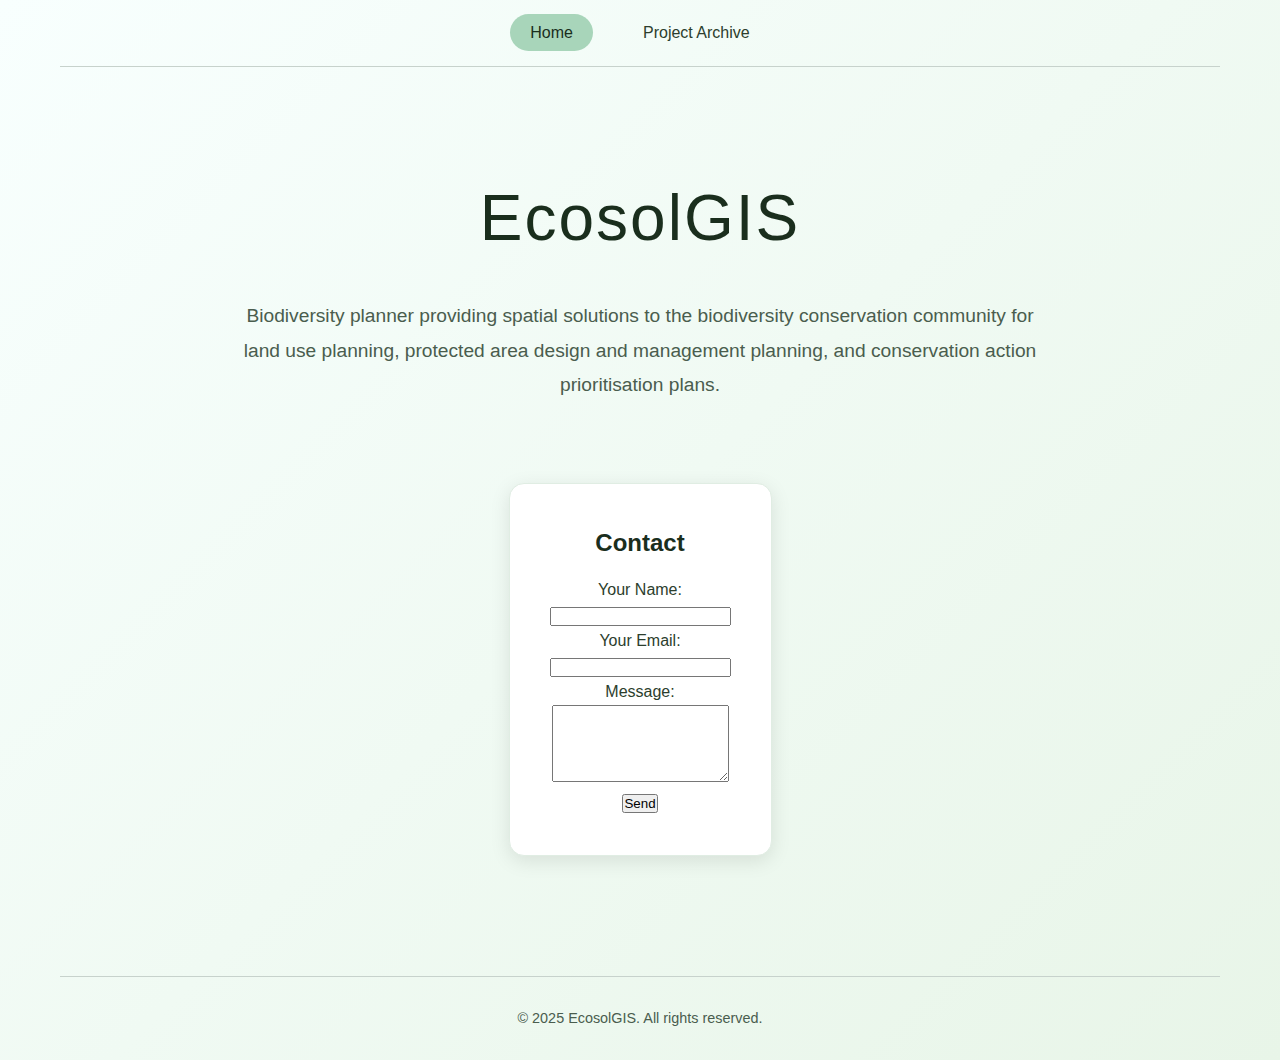
<file: index.html>
<!DOCTYPE html>
<html lang="en">
<head>
    <meta charset="UTF-8">
    <meta name="viewport" content="width=device-width, initial-scale=1.0">
    <title>EcosolGIS - Biodiversity Planning Solutions</title>
    <link rel="stylesheet" href="style.css">
</head>
<body>
    <div class="container">
        <header>
            <nav>
                <ul>
                    <li><a href="index.html" class="active">Home</a></li>
                    <li><a href="archive.html">Project Archive</a></li>
                </ul>
            </nav>
        </header>

        <main class="home-content">
            <div class="hero-section">
                <h1 class="company-title">EcosolGIS</h1>
                <p class="business-description">
                    Biodiversity planner providing spatial solutions to the biodiversity conservation community for land use planning, protected area design and management planning, and conservation action prioritisation plans.
                </p>
            </div>

            <div class="contact-section">
                <h2 class="contact-label">Contact</h2>
                <form name="contact" method="POST" data-netlify="true" netlify-honeypot="bot-field">
                    <input type="hidden" name="form-name" value="contact">
                    
                    <!-- Honeypot field (invisible to humans) -->
                    <p hidden>
                      <label>Don’t fill this out: <input name="bot-field" /></label>
                    </p>
                    
                    <p>
                      <label>Your Name:<br>
                      <input type="text" name="name" required></label>
                    </p>
                    
                    <p>
                      <label>Your Email:<br>
                      <input type="email" name="email" required></label>
                    </p>
                    
                    <p>
                      <label>Message:<br>
                      <textarea name="message" rows="5" required></textarea></label>
                    </p>
                    
                    <p><button type="submit">Send</button></p>
                  </form>
            </div>
        </main>

        <footer>
            <p>&copy; 2025 EcosolGIS. All rights reserved.</p>
        </footer>
    </div>
</body>
</html>
</file>
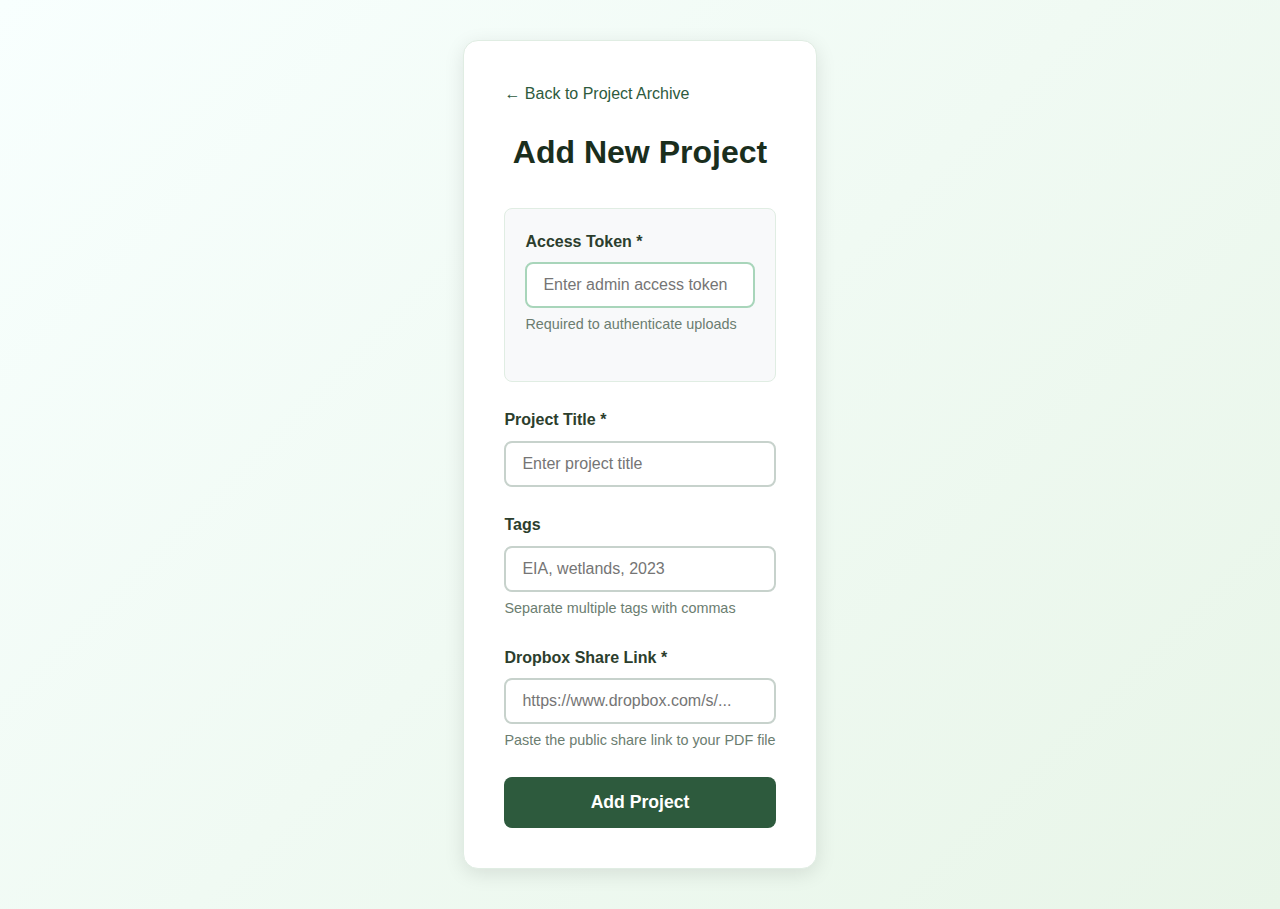
<file: admin.html>
<!DOCTYPE html>
<html lang="en">
<head>
    <meta charset="UTF-8">
    <meta name="viewport" content="width=device-width, initial-scale=1.0">
    <title>Admin Panel - EcosolGIS</title>
    <link rel="stylesheet" href="style.css">
    <style>
        .admin-container {
            max-width: 600px;
            margin: 40px auto;
            padding: 40px;
            background: white;
            border-radius: 15px;
            box-shadow: 0 5px 20px rgba(0, 0, 0, 0.1);
            border: 1px solid #e0ede3;
        }
        
        .admin-title {
            font-size: 2rem;
            color: #1a2e1d;
            margin-bottom: 30px;
            text-align: center;
        }
        
        .form-group {
            margin-bottom: 25px;
        }
        
        .form-label {
            display: block;
            font-weight: 600;
            color: #2c3e2d;
            margin-bottom: 8px;
        }
        
        .form-input {
            width: 100%;
            padding: 12px 16px;
            font-size: 1rem;
            border: 2px solid #c7d2cc;
            border-radius: 8px;
            background: white;
            color: #2c3e2d;
            transition: border-color 0.3s ease;
            font-family: 'Helvetica', 'Helvetica Neue', Arial, sans-serif;
        }
        
        .form-input:focus {
            outline: none;
            border-color: #a8d5ba;
        }
        
        .form-textarea {
            min-height: 80px;
            resize: vertical;
        }
        
        .form-help {
            font-size: 0.9rem;
            color: #6b7d70;
            margin-top: 5px;
        }
        
        .token-group {
            background: #f8f9fa;
            padding: 20px;
            border-radius: 8px;
            border: 1px solid #e0ede3;
            margin-bottom: 25px;
        }
        
        .submit-btn {
            width: 100%;
            padding: 15px;
            background: #2d5a3d;
            color: white;
            border: none;
            border-radius: 8px;
            font-size: 1.1rem;
            font-weight: 600;
            cursor: pointer;
            transition: background 0.3s ease;
            font-family: 'Helvetica', 'Helvetica Neue', Arial, sans-serif;
        }
        
        .submit-btn:hover {
            background: #1a2e1d;
        }
        
        .submit-btn:disabled {
            background: #8a9d8f;
            cursor: not-allowed;
        }
        
        .message {
            padding: 15px;
            border-radius: 8px;
            margin-bottom: 20px;
            font-weight: 500;
        }
        
        .message.success {
            background: #e8f5e8;
            color: #2d5a3d;
            border: 1px solid #a8d5ba;
        }
        
        .message.error {
            background: #ffeef0;
            color: #8b2635;
            border: 1px solid #f5c2c7;
        }
        
        .message.hidden {
            display: none;
        }
        
        .back-link {
            display: inline-block;
            margin-bottom: 20px;
            color: #2d5a3d;
            text-decoration: none;
            font-weight: 500;
        }
        
        .back-link:hover {
            color: #1a2e1d;
        }
    </style>
</head>
<body>
    <div class="container">
        <div class="admin-container">
            <a href="archive.html" class="back-link">← Back to Project Archive</a>
            
            <h1 class="admin-title">Add New Project</h1>
            
            <div id="message" class="message hidden"></div>
            
            <form id="projectForm">
                <div class="token-group">
                    <div class="form-group">
                        <label for="token" class="form-label">Access Token *</label>
                        <input 
                            type="password" 
                            id="token" 
                            name="token" 
                            class="form-input" 
                            placeholder="Enter admin access token"
                            required
                        >
                        <div class="form-help">Required to authenticate uploads</div>
                    </div>
                </div>
                
                <div class="form-group">
                    <label for="title" class="form-label">Project Title *</label>
                    <input 
                        type="text" 
                        id="title" 
                        name="title" 
                        class="form-input" 
                        placeholder="Enter project title"
                        required
                    >
                </div>
                
                <div class="form-group">
                    <label for="tags" class="form-label">Tags</label>
                    <input 
                        type="text" 
                        id="tags" 
                        name="tags" 
                        class="form-input" 
                        placeholder="EIA, wetlands, 2023"
                    >
                    <div class="form-help">Separate multiple tags with commas</div>
                </div>
                
                <div class="form-group">
                    <label for="file" class="form-label">Dropbox Share Link *</label>
                    <input 
                        type="url" 
                        id="file" 
                        name="file" 
                        class="form-input" 
                        placeholder="https://www.dropbox.com/s/..."
                        required
                    >
                    <div class="form-help">Paste the public share link to your PDF file</div>
                </div>
                
                <button type="submit" id="submitBtn" class="submit-btn">
                    Add Project
                </button>
            </form>
        </div>
    </div>
    
    <script src="admin.js"></script>
</body>
</html>
</file>
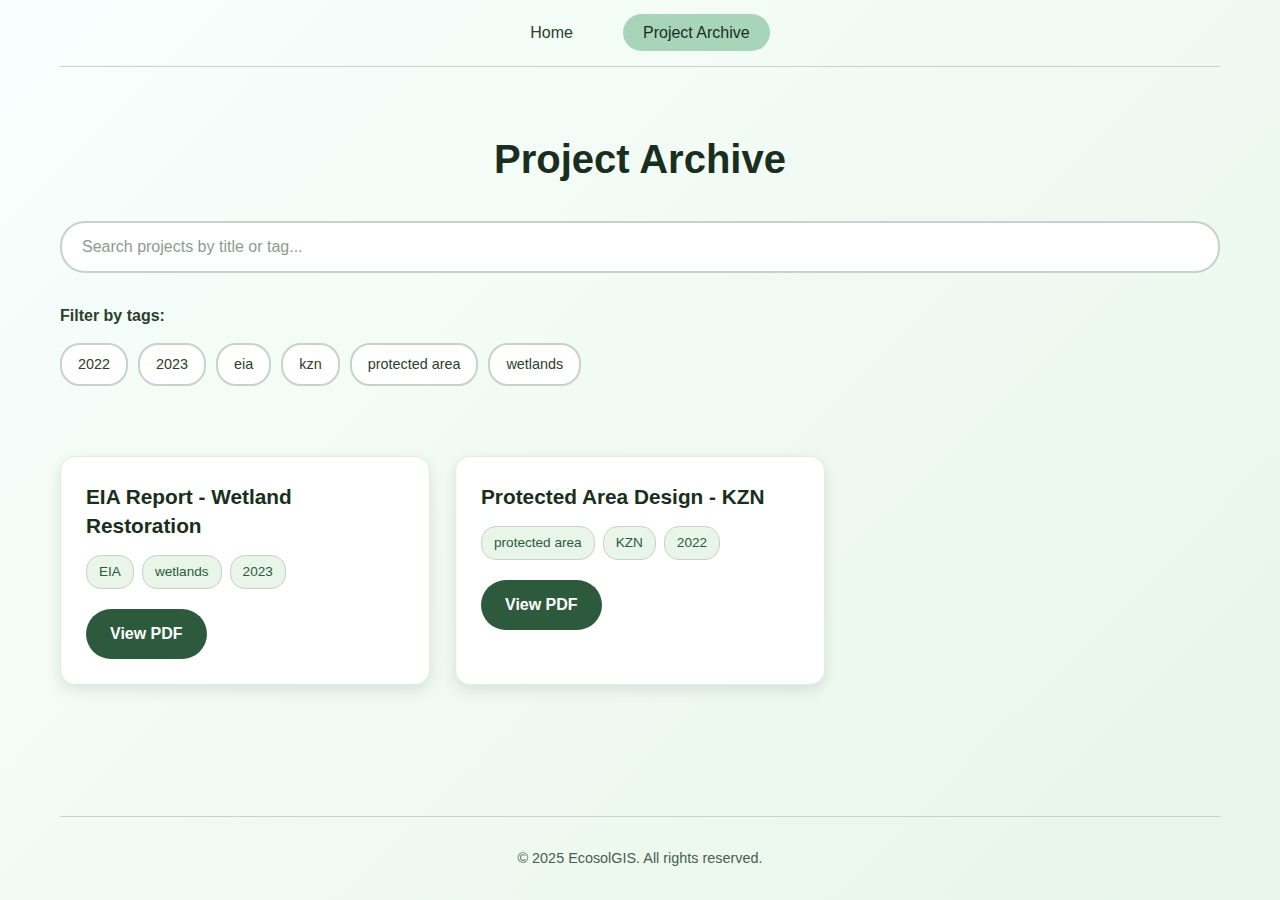
<file: archive.html>
<!DOCTYPE html>
<html lang="en">
<head>
    <meta charset="UTF-8">
    <meta name="viewport" content="width=device-width, initial-scale=1.0">
    <title>Project Archive - EcosolGIS</title>
    <link rel="stylesheet" href="style.css">
</head>
<body>
    <div class="container">
        <header>
            <nav>
                <ul>
                    <li><a href="index.html">Home</a></li>
                    <li><a href="archive.html" class="active">Project Archive</a></li>
                </ul>
            </nav>
        </header>

        <main class="archive-content">
            <div class="archive-header">
                <h1>Project Archive</h1>
                
                <!-- Search Bar -->
                <div class="search-container">
                    <input type="text" id="searchInput" placeholder="Search projects by title or tag..." class="search-input">
                </div>

                <!-- Tag Filter Bar -->
                <div class="tag-filter-container">
                    <div class="tag-filter-label">Filter by tags:</div>
                    <div id="tagFilters" class="tag-filters">
                        <!-- Tags will be dynamically loaded here -->
                    </div>
                </div>
            </div>

            <!-- Projects Container -->
            <div id="projectsContainer" class="projects-container">
                <!-- Project cards will be dynamically loaded here -->
            </div>

            <!-- Loading State -->
            <div id="loadingState" class="loading-state">
                Loading projects...
            </div>

            <!-- Empty State -->
            <div id="emptyState" class="empty-state" style="display: none;">
                <p>No projects found matching your search criteria.</p>
            </div>

            <!-- Error State -->
            <div id="errorState" class="error-state" style="display: none;">
                <p>Error loading projects. Please try again later.</p>
            </div>
        </main>

        <footer>
            <p>&copy; 2025 EcosolGIS. All rights reserved.</p>
        </footer>
    </div>

    <script src="script.js"></script>
</body>
</html>
</file>
<file: style.css>
/* Reset and Base Styles */
* {
    margin: 0;
    padding: 0;
    box-sizing: border-box;
}

body {
    font-family: 'Segoe UI', Tahoma, Geneva, Verdana, sans-serif;
    line-height: 1.6;
    color: #2c3e2d;
    background: linear-gradient(135deg, #f8fffe 0%, #e8f5e8 100%);
    min-height: 100vh;
}

.container {
    max-width: 1200px;
    margin: 0 auto;
    padding: 0 20px;
    min-height: 100vh;
    display: flex;
    flex-direction: column;
}

/* Header and Navigation */
header {
    padding: 20px 0;
    border-bottom: 1px solid #c7d2cc;
    margin-bottom: 40px;
}

nav ul {
    list-style: none;
    display: flex;
    gap: 30px;
    justify-content: center;
}

nav a {
    text-decoration: none;
    color: #2c3e2d;
    font-weight: 500;
    padding: 10px 20px;
    border-radius: 25px;
    transition: all 0.3s ease;
}

nav a:hover,
nav a.active {
    background: #a8d5ba;
    color: #1a2e1d;
}

/* Main Content */
main {
    flex: 1;
    display: flex;
    flex-direction: column;
}

/* Home Page Styles */
.home-content {
    justify-content: center;
    align-items: center;
    text-align: center;
    padding: 60px 0;
}

.hero-section {
    margin-bottom: 80px;
}

.company-title {
    font-size: 4rem;
    font-weight: 300;
    color: #1a2e1d;
    margin-bottom: 30px;
    letter-spacing: 2px;
}

.business-description {
    font-size: 1.2rem;
    color: #4a5d4e;
    max-width: 800px;
    margin: 0 auto;
    line-height: 1.8;
}

.contact-section {
    padding: 40px;
    background: white;
    border-radius: 15px;
    box-shadow: 0 5px 20px rgba(0, 0, 0, 0.1);
    border: 1px solid #e0ede3;
}

.contact-label {
    font-size: 1.5rem;
    font-weight: 600;
    color: #1a2e1d;
    margin-bottom: 15px;
}

.contact-info a {
    color: #2d5a3d;
    text-decoration: none;
    font-size: 1.1rem;
    font-weight: 500;
    transition: color 0.3s ease;
}

.contact-info a:hover {
    color: #1a2e1d;
}

/* Archive Page Styles */
.archive-content {
    padding: 20px 0;
}

.archive-header {
    margin-bottom: 40px;
}

.archive-header h1 {
    font-size: 2.5rem;
    color: #1a2e1d;
    margin-bottom: 30px;
    text-align: center;
}

/* Search Container */
.search-container {
    margin-bottom: 30px;
}

.search-input {
    width: 100%;
    padding: 15px 20px;
    font-size: 1rem;
    border: 2px solid #c7d2cc;
    border-radius: 25px;
    background: white;
    color: #2c3e2d;
    transition: border-color 0.3s ease;
}

.search-input:focus {
    outline: none;
    border-color: #a8d5ba;
}

.search-input::placeholder {
    color: #8a9d8f;
}

/* Tag Filter Container */
.tag-filter-container {
    margin-bottom: 30px;
}

.tag-filter-label {
    font-weight: 600;
    color: #2c3e2d;
    margin-bottom: 15px;
}

.tag-filters {
    display: flex;
    flex-wrap: wrap;
    gap: 10px;
}

.tag-filter {
    padding: 8px 16px;
    background: white;
    border: 2px solid #c7d2cc;
    border-radius: 20px;
    color: #2c3e2d;
    cursor: pointer;
    font-size: 0.9rem;
    transition: all 0.3s ease;
    user-select: none;
}

.tag-filter:hover {
    background: #f0f7f2;
    border-color: #a8d5ba;
}

.tag-filter.active {
    background: #a8d5ba;
    border-color: #86c29a;
    color: #1a2e1d;
    font-weight: 600;
}

/* Projects Container */
.projects-container {
    display: grid;
    grid-template-columns: repeat(auto-fill, minmax(350px, 1fr));
    gap: 25px;
    margin-bottom: 40px;
}

/* Project Card */
.project-card {
    background: white;
    border-radius: 15px;
    padding: 25px;
    box-shadow: 0 5px 15px rgba(0, 0, 0, 0.1);
    border: 1px solid #e0ede3;
    transition: transform 0.3s ease, box-shadow 0.3s ease;
}

.project-card:hover {
    transform: translateY(-5px);
    box-shadow: 0 8px 25px rgba(0, 0, 0, 0.15);
}

.project-title {
    font-size: 1.3rem;
    font-weight: 600;
    color: #1a2e1d;
    margin-bottom: 15px;
    line-height: 1.4;
}

.project-tags {
    display: flex;
    flex-wrap: wrap;
    gap: 8px;
    margin-bottom: 20px;
}

.project-tag {
    padding: 5px 12px;
    background: #e8f5e8;
    color: #2d5a3d;
    border-radius: 15px;
    font-size: 0.85rem;
    font-weight: 500;
    border: 1px solid #c7d2cc;
}

.view-pdf-btn {
    display: inline-block;
    padding: 12px 24px;
    background: #2d5a3d;
    color: white;
    text-decoration: none;
    border-radius: 25px;
    font-weight: 600;
    transition: background 0.3s ease, transform 0.2s ease;
    border: none;
    cursor: pointer;
}

.view-pdf-btn:hover {
    background: #1a2e1d;
    transform: translateY(-2px);
}

/* State Messages */
.loading-state,
.empty-state,
.error-state {
    text-align: center;
    padding: 60px 20px;
    color: #4a5d4e;
    font-size: 1.1rem;
}

.error-state {
    color: #8b2635;
    background: #ffeef0;
    border-radius: 10px;
    border: 1px solid #f5c2c7;
}

/* Footer */
footer {
    margin-top: 60px;
    padding: 30px 0;
    text-align: center;
    border-top: 1px solid #c7d2cc;
    color: #4a5d4e;
    font-size: 0.9rem;
}

/* Responsive Design */
@media (max-width: 768px) {
    .container {
        padding: 0 15px;
    }

    .company-title {
        font-size: 2.5rem;
    }

    .business-description {
        font-size: 1.1rem;
    }

    .contact-section {
        padding: 30px 20px;
    }

    .projects-container {
        grid-template-columns: 1fr;
        gap: 20px;
    }

    .project-card {
        padding: 20px;
    }

    nav ul {
        gap: 15px;
    }

    nav a {
        padding: 8px 16px;
        font-size: 0.9rem;
    }

    .tag-filters {
        justify-content: center;
    }
}

@media (max-width: 480px) {
    .company-title {
        font-size: 2rem;
        letter-spacing: 1px;
    }

    .business-description {
        font-size: 1rem;
    }

    .archive-header h1 {
        font-size: 2rem;
    }

    .search-input {
        padding: 12px 16px;
    }

    .project-card {
        padding: 15px;
    }

    .project-title {
        font-size: 1.2rem;
    }
}
</file>
